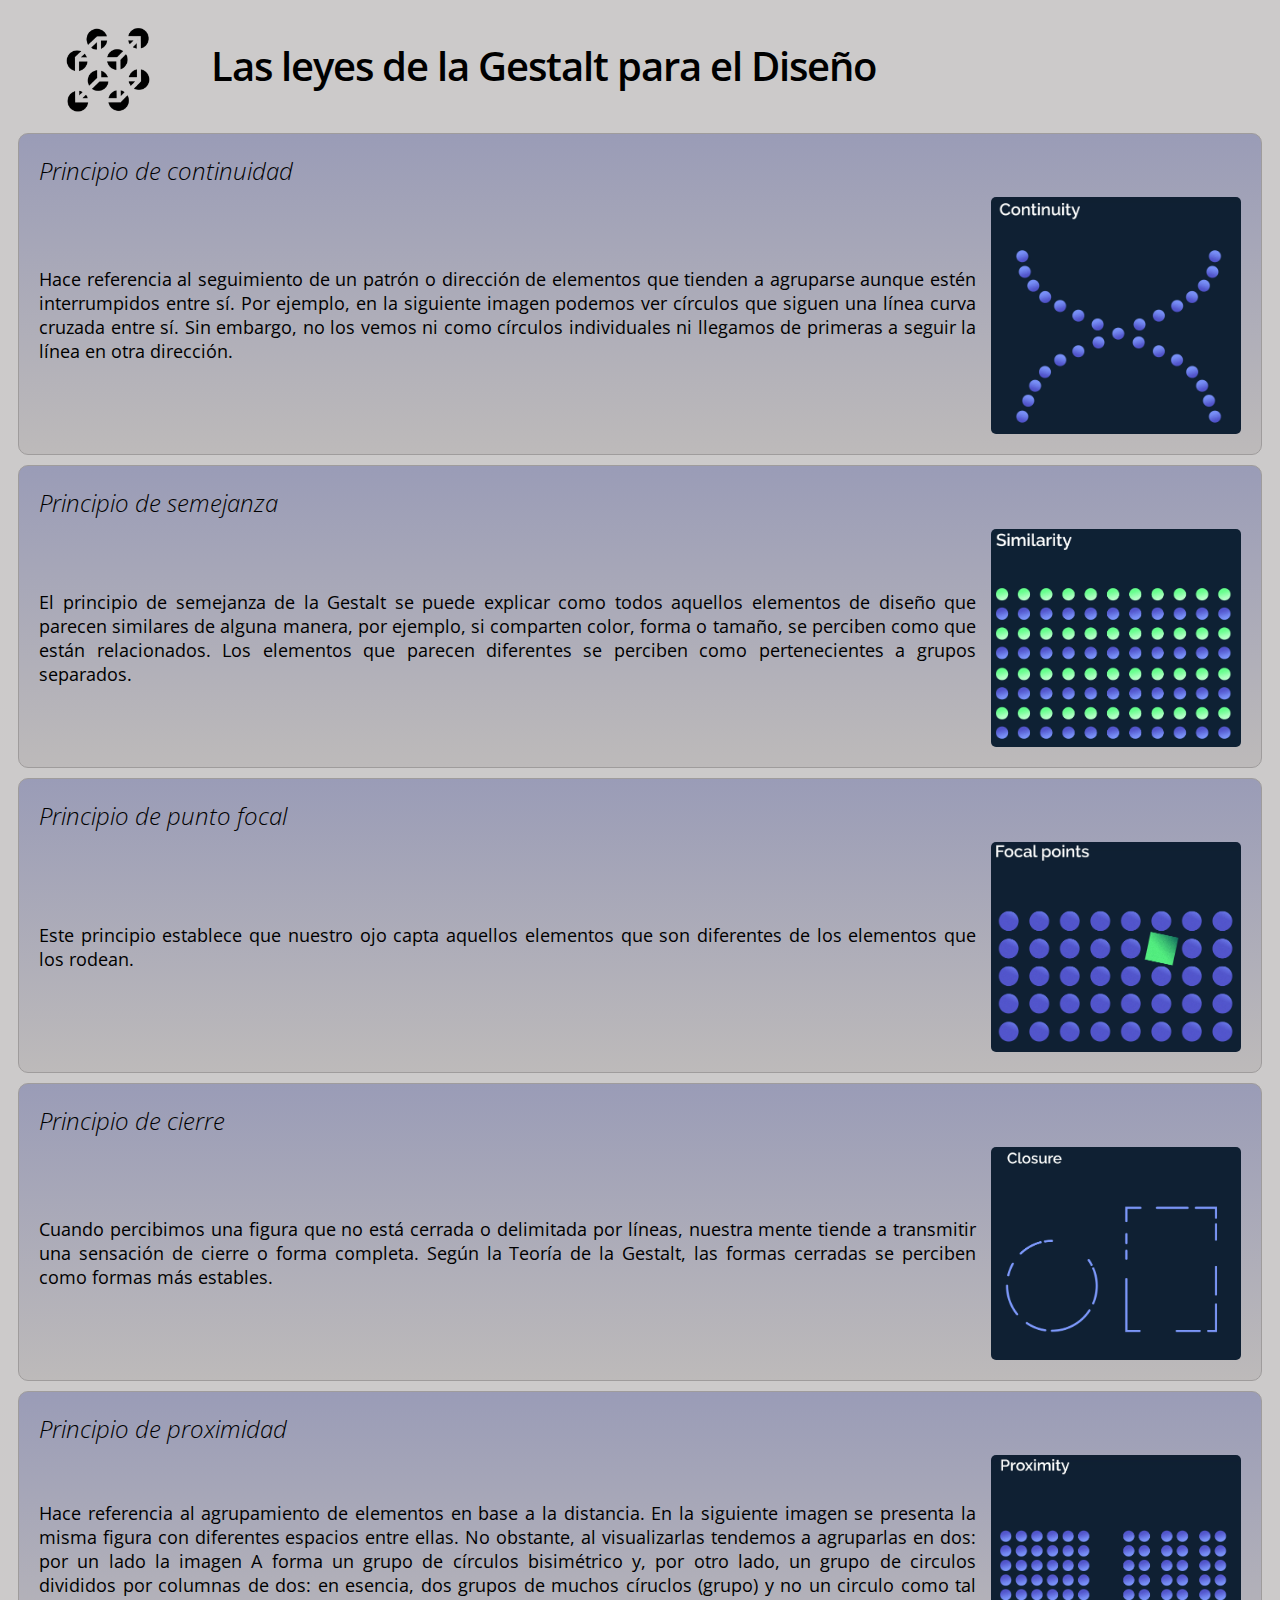
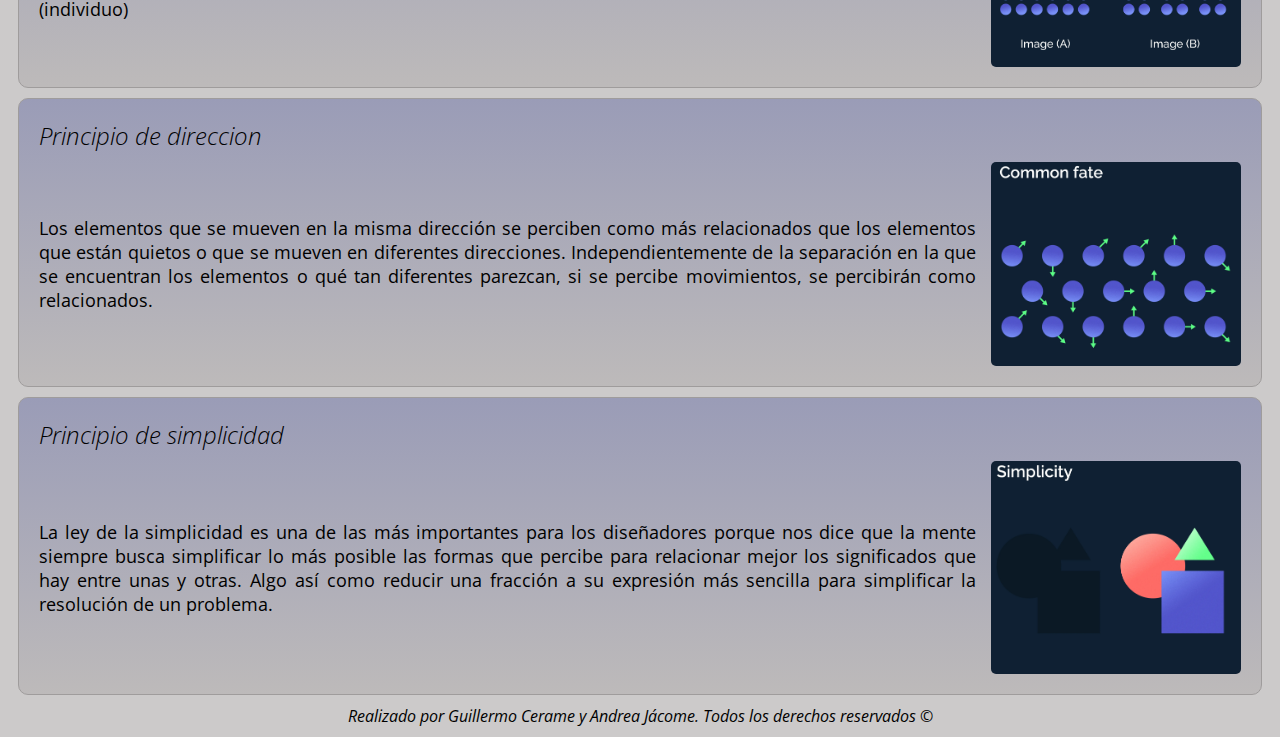
<file: practica-1/index.html>
<!doctype html>
<html lang="es">
<head>
    <meta charset="UTF-8">
    <meta name="viewport"
          content="width=device-width, user-scalable=no, initial-scale=1.0, maximum-scale=1.0, minimum-scale=1.0">
    <meta http-equiv="X-UA-Compatible" content="ie=edge">
    <title>Las leyes de la Gestalt para el Diseño</title>
    <link rel="stylesheet" href="index.css">
    <link rel="preconnect" href="https://fonts.googleapis.com">
    <link rel="preconnect" href="https://fonts.gstatic.com" crossorigin>
    <link href="https://fonts.googleapis.com/css2?family=Open+Sans:ital,wght@0,400;0,800;1,300&display=swap"
          rel="stylesheet">
    <link rel="icon" type="image/x-icon" href="./img/favicon.png">
</head>
<body>
<header>
    <img class="logotipo" src="./img/logo.png" alt="logotipo">
    <h1 class="titulo">Las leyes de la Gestalt para el Diseño</h1>
</header>

<div class="contenido">
    <div class="tarjeta">
        <h2 class="titulo-tarjeta">Principio de continuidad</h2>
        <div class="contenido-tarjeta">
            <p class="texto-tarjeta">Hace referencia al seguimiento de un patrón o dirección de elementos que tienden a
                agruparse aunque estén
                interrumpidos entre sí. Por ejemplo, en la siguiente imagen podemos ver círculos que siguen una línea
                curva cruzada entre sí. Sin embargo, no los vemos ni como círculos individuales ni llegamos de primeras
                a seguir la
                línea en otra dirección.</p>
            <img class="imagen-tarjeta" src="./img/continuidad.png" alt="Continuidad">
        </div>
    </div>
    <div class="tarjeta">
        <h2 class="titulo-tarjeta">Principio de semejanza</h2>
        <div class="contenido-tarjeta">
            <p class="texto-tarjeta">El principio de semejanza de la Gestalt se puede explicar como todos aquellos
                elementos
                de diseño que parecen similares de alguna manera, por ejemplo, si comparten color, forma o tamaño, se
                perciben
                como que están relacionados. Los elementos que parecen diferentes se perciben como pertenecientes a
                grupos separados.
            </p>
            <img class="imagen-tarjeta" src="img/similaridad.png" alt="Semejanza">
        </div>
    </div>
    <div class="tarjeta">
        <h2 class="titulo-tarjeta">Principio de punto focal</h2>
        <div class="contenido-tarjeta">
            <p class="texto-tarjeta"> Este principio establece que nuestro ojo capta aquellos elementos que son
                diferentes
                de los elementos que los rodean.</p>
            <img class="imagen-tarjeta" src="img/focal.png" alt="Focal">
        </div>
    </div>
    <div class="tarjeta">
        <h2 class="titulo-tarjeta">Principio de cierre</h2>
        <div class="contenido-tarjeta">
            <p class="texto-tarjeta">Cuando percibimos una figura que no está cerrada o delimitada por líneas, nuestra
                mente
                tiende a transmitir una sensación de cierre o forma completa. Según la Teoría de la Gestalt, las formas
                cerradas
                se perciben como formas más estables.</p>
            <img class="imagen-tarjeta" src="img/cierre.png" alt="Cierre">
        </div>
    </div>
    <div class="tarjeta">
        <h2 class="titulo-tarjeta">Principio de proximidad</h2>
        <div class="contenido-tarjeta">
            <p class="texto-tarjeta">Hace referencia al agrupamiento de elementos en base a la distancia. En la
                siguiente
                imagen se presenta la misma figura con diferentes espacios entre ellas. No obstante, al visualizarlas
                tendemos
                a agruparlas en dos: por un lado la imagen A forma un grupo de círculos bisimétrico y, por otro lado, un
                grupo
                de circulos divididos por columnas de dos: en esencia, dos grupos de muchos círuclos (grupo) y no un
                circulo como tal
                (individuo)</p>
            <img class="imagen-tarjeta" src="img/proximidad.png" alt="Color">
        </div>
    </div>
    <div class="tarjeta">
        <h2 class="titulo-tarjeta">Principio de direccion</h2>
        <div class="contenido-tarjeta">
            <p class="texto-tarjeta">Los elementos que se mueven en la misma dirección se perciben como más relacionados
                que los elementos que están quietos o que se mueven en diferentes direcciones. Independientemente de la
                separación en la que se encuentran los elementos o qué tan diferentes parezcan, si se percibe
                movimientos,
                se percibirán como relacionados.
            </p>
            <img class="imagen-tarjeta" src="img/direccion.png" alt="Proximidad">
        </div>
    </div>
    <div class="tarjeta">
        <h2 class="titulo-tarjeta">Principio de simplicidad</h2>
        <div class="contenido-tarjeta">
            <p class="texto-tarjeta">La ley de la simplicidad es una de las más importantes para los diseñadores porque
                nos dice que la mente siempre busca simplificar lo más posible las formas que percibe para relacionar
                mejor
                los significados que hay entre unas y otras. Algo así como reducir una fracción a su expresión más
                sencilla
                para simplificar la resolución de un problema.
            </p>
            <img class="imagen-tarjeta" src="img/simplicidad.png" alt="Simplicidad">
        </div>
    </div>
</div>

<footer> Realizado por Guillermo Cerame y Andrea Jácome. Todos los derechos reservados &copy;</footer>


</body>
</html>
</file>
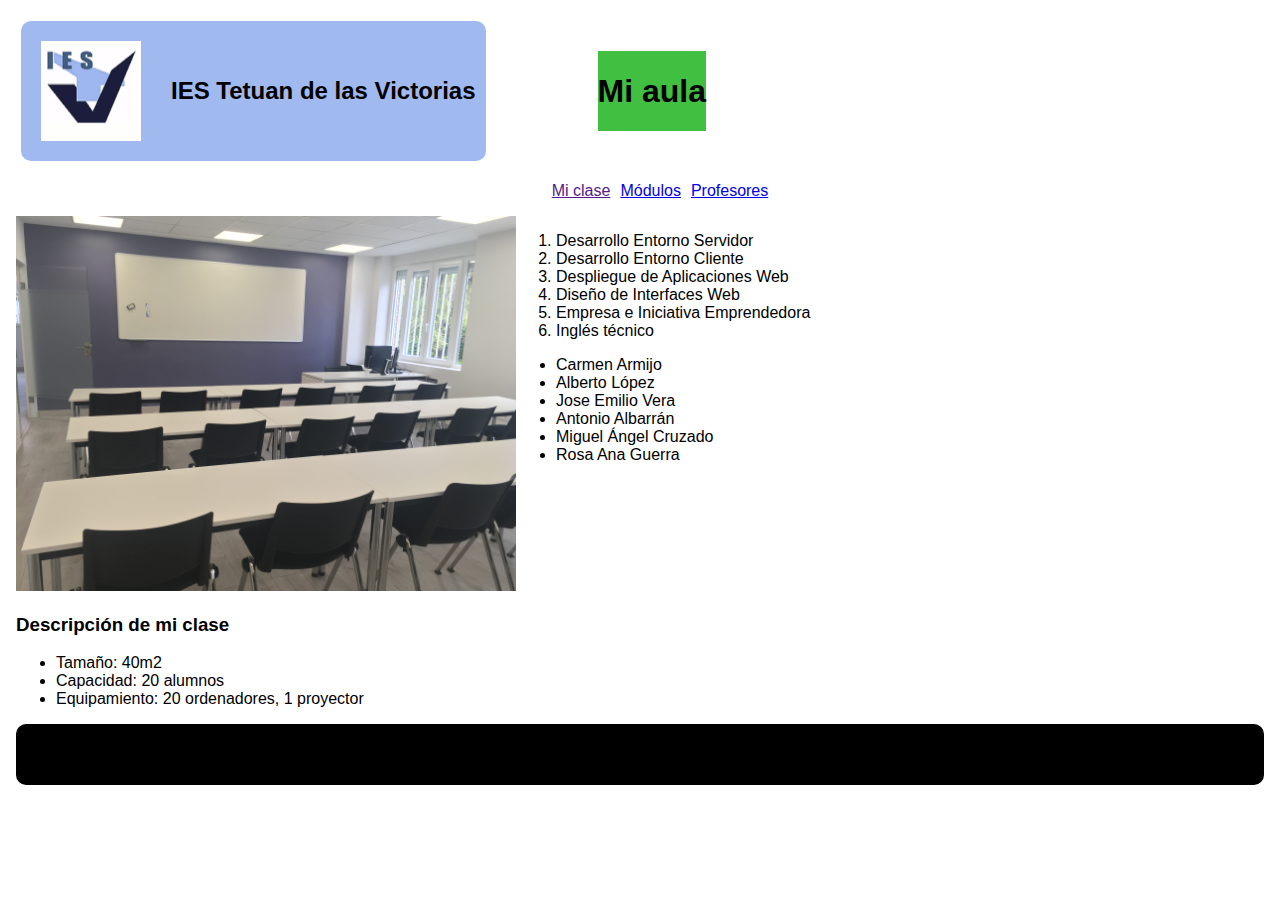
<file: practica-2/index.html>
<!doctype html>
<html lang="en">
<head>
    <meta charset="UTF-8">
    <meta name="viewport"
          content="width=device-width, user-scalable=no, initial-scale=1.0, maximum-scale=1.0, minimum-scale=1.0">
    <meta http-equiv="X-UA-Compatible" content="ie=edge">
    <link rel="stylesheet" href="styles/style.css">
    <link rel="shortcut icon" href="./images/favicon.png" type="image/x-icon">
    <title>IES Tetuan de las Victorias</title>
</head>
<body>
<header>
    <div class="header--logo">
        <img src="./images/logo.png" alt="logo">
        <h2>IES Tetuan de las Victorias</h2>
    </div>
    <div class="header--titulo">
        <h1>Mi aula</h1>
    </div>
</header>
<nav>
    <ul class="nav">
        <li><a href="">Mi clase</a></li>
        <li><a href="#modulos">Módulos</a></li>
        <li><a href="#profesores">Profesores</a></li>
    </ul>
</nav>
<main>
    <div class="foto--clase">
        <a href="http://iestetuan.es">
            <img class="foto--clase-foto" src="images/clase.jpeg" alt="Foto de clase">
        </a>
    </div>
    <div class="informacion-modulos">
        <div class="lista-modulos" id="modulos">
            <ol>
                <li>Desarrollo Entorno Servidor</li>
                <li>Desarrollo Entorno Cliente</li>
                <li>Despliegue de Aplicaciones Web</li>
                <li>Diseño de Interfaces Web</li>
                <li>Empresa e Iniciativa Emprendedora</li>
                <li>Inglés técnico</li>
            </ol>
        </div>
        <div class="lista-profesores">
            <ul id="profesores">
                <li>Carmen Armijo</li>
                <li>Alberto López</li>
                <li>Jose Emilio Vera</li>
                <li>Antonio Albarrán</li>
                <li>Miguel Ángel Cruzado</li>
                <li>Rosa Ana Guerra</li>
            </ul>
        </div>
    </div>
    <div class="informacion-clase">
        <h3>Descripción de mi clase</h3>
        <ul>
            <li>Tamaño: 40m2</li>
            <li>Capacidad: 20 alumnos</li>
            <li>Equipamiento: 20 ordenadores, 1 proyector</li>

        </ul>
    </div>

</main>
<footer>
    <h4>Guillermo Cerame - g.cerame@gmail.com</h4>
</footer>
</body>
</html>
</file>
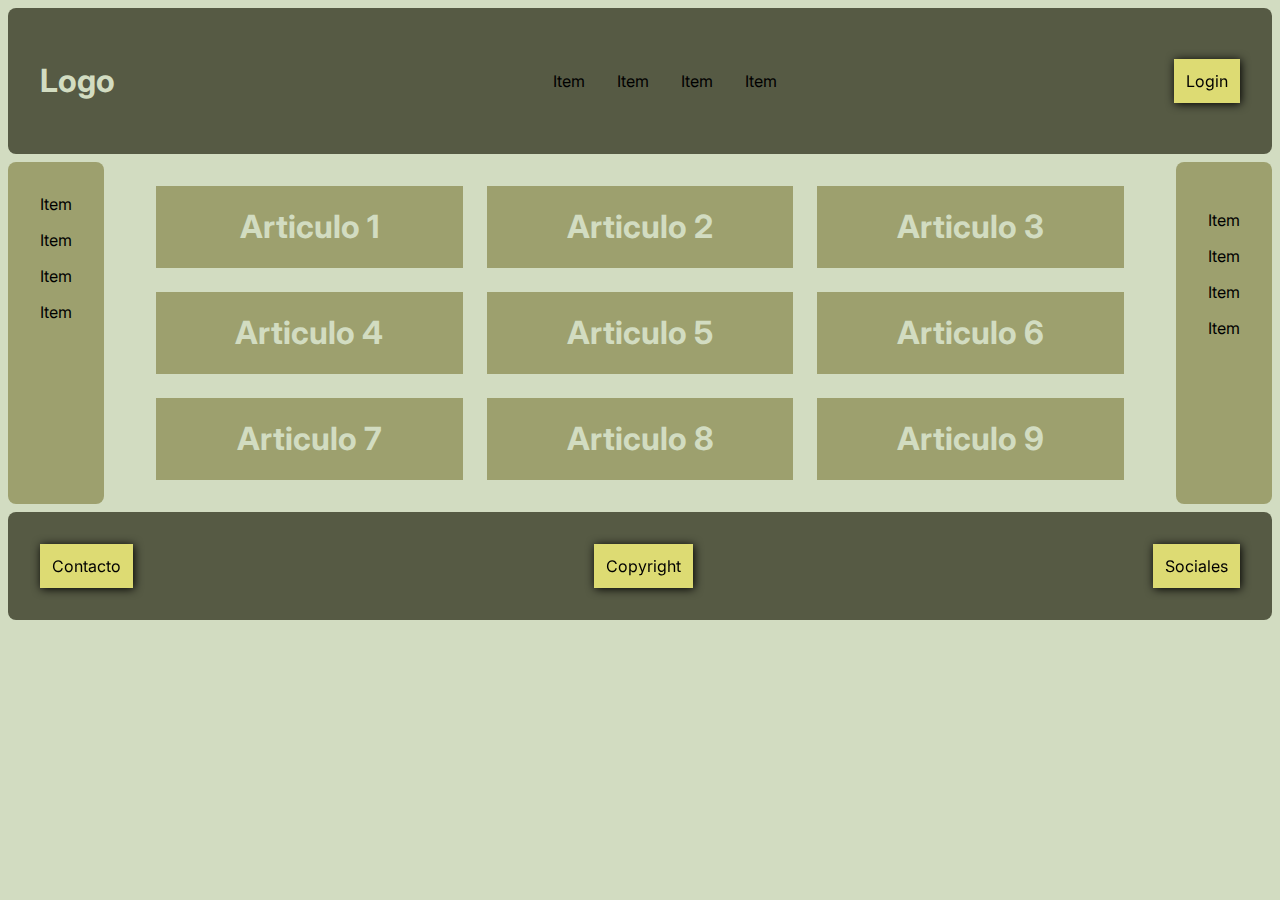
<file: practica-3/index.html>
<!doctype html>
<html lang="es">
<head>
    <meta charset="UTF-8">
    <meta name="viewport"
          content="width=device-width, user-scalable=no, initial-scale=1.0, maximum-scale=1.0, minimum-scale=1.0">
    <meta http-equiv="X-UA-Compatible" content="ie=edge">
    <link rel="stylesheet" href="./css/style.css">
    <link rel="shortcut icon" href="./images/favicon.ico" type="image/x-icon">
    <title>Maquetación flexbox</title>
</head>
<body>
<header class="bg-main">
    <div class="logo">
        <h1>Logo</h1>
    </div>
    <nav>
        <ul>
            <li>Item</li>
            <li>Item</li>
            <li>Item</li>
            <li>Item</li>
        </ul>
    </nav>
    <div class="footer-item">Login</div>
</header>

<div class="main-flex-container">
    <menu>
        <li>Item</li>
        <li>Item</li>
        <li>Item</li>
        <li>Item</li>
    </menu>
    <main>
        <article><h1>Articulo 1</h1></article>
        <article><h1>Articulo 2</h1></article>
        <article><h1>Articulo 3</h1></article>
        <article><h1>Articulo 4</h1></article>
        <article><h1>Articulo 5</h1></article>
        <article><h1>Articulo 6</h1></article>
        <article><h1>Articulo 7</h1></article>
        <article><h1>Articulo 8</h1></article>
        <article><h1>Articulo 9</h1></article>
    </main>
    <aside>
        <ul>
            <li>Item</li>
            <li>Item</li>
            <li>Item</li>
            <li>Item</li>
        </ul>
    </aside>
</div>
<footer>
    <div class="footer-item">Contacto</div>
    <div class="footer-item">Copyright</div>
    <div class="footer-item">Sociales</div>
</footer>
</body>
</html>
</file>
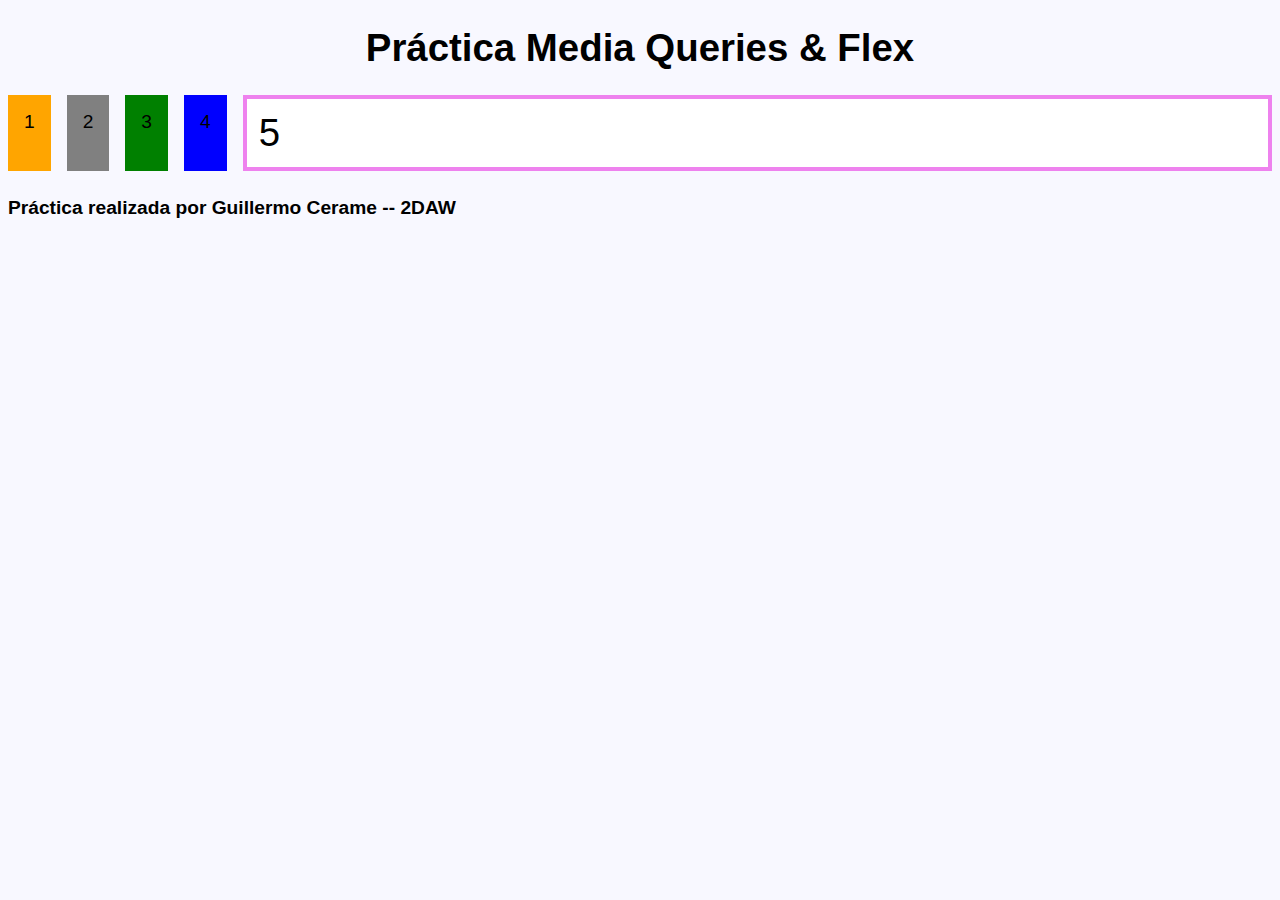
<file: practica-4/index.html>
<!doctype html>
<html lang="en">
<head>
    <meta charset="UTF-8">
    <meta name="viewport"
          content="width=device-width, user-scalable=no, initial-scale=1.0, maximum-scale=1.0, minimum-scale=1.0">
    <meta http-equiv="X-UA-Compatible" content="ie=edge">
    <link rel="stylesheet" href="desktop-first.css">
    <link rel="shortcut icon" href="../proyecto1/img/favicon.ico" type="image/x-icon">
    <title>Práctica Media Queries</title>
</head>
<body>
<h1>Práctica Media Queries & Flex</h1>
<div class="flex-container">
    <div class="box box1"><span>1</span></div>
    <div class="box box2"><span>2</span></div>
    <div class="box box3"><span>3</span></div>
    <div class="box box4"><span>4</span></div>
    <div class="box box5"><span>5</span></div>
</div>
<div class="footer">
    <h4>Práctica realizada por Guillermo Cerame -- 2DAW</h4>

</div>
</body>
</html>
</file>
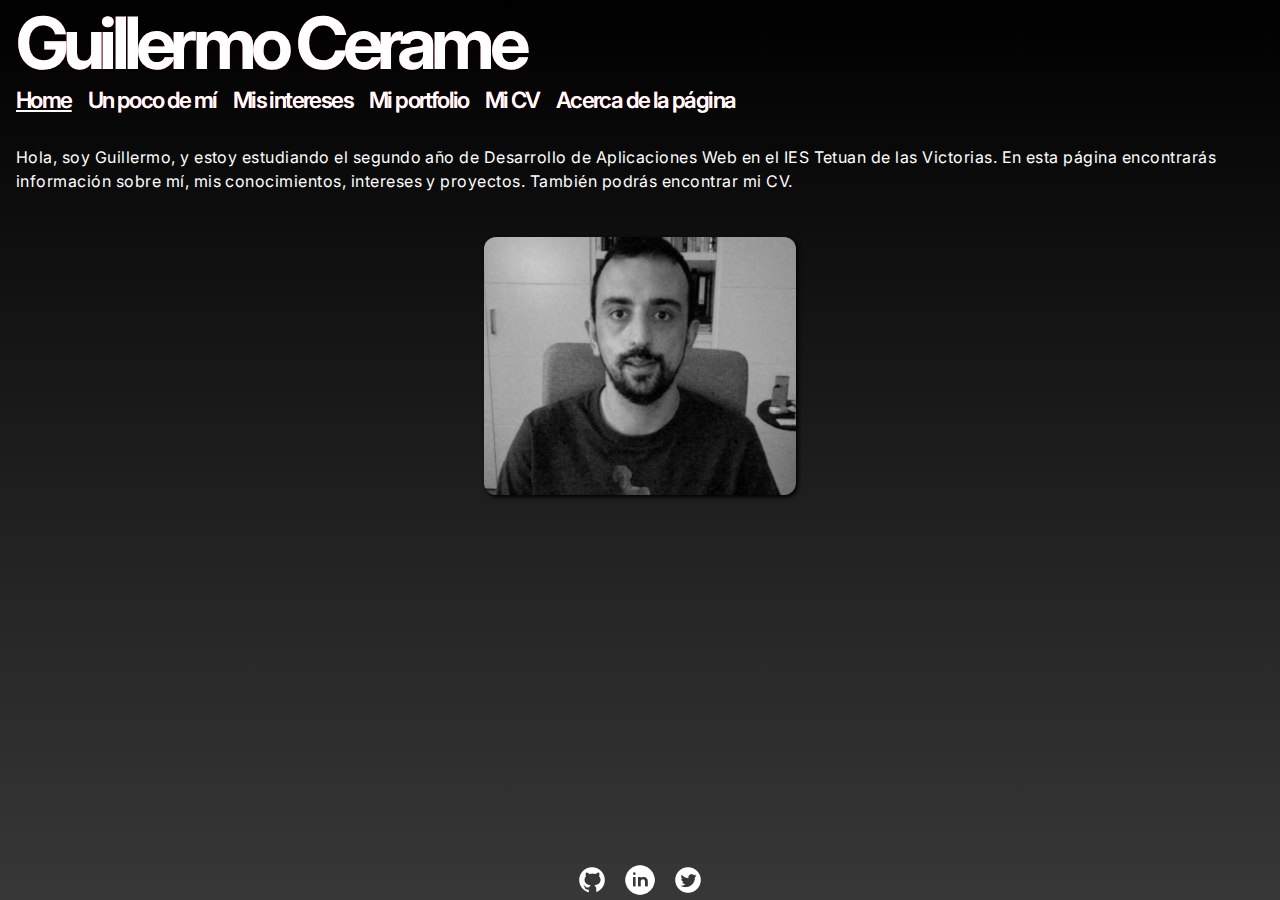
<file: proyecto1/index.html>
<!doctype html>
<html lang="es">
<head>
    <meta charset="UTF-8">
    <meta name="viewport"
          content="width=device-width, initial-scale=1.0">
    <meta http-equiv="X-UA-Compatible" content="ie=edge">
    <title>Guillermo Cerame - Home</title>
    <link rel="stylesheet" href="./css/style.css">
    <link rel="shortcut icon" href="./img/favicon.ico" type="image/x-icon">
</head>
<body class="preload">
<div class="grid-container">
    <header>
        <h1 class="header--titulo gradient-text">Guillermo Cerame</h1>
        <button class="hamburger-button" onclick="showHamburgerMenu()">
            <img src="./img/icons/icons8-menu-squared-25.png" alt="">
        </button>
        <nav id="nav">
            <ul class="menu">
                <li><a class="menu-item menu--selected gradient-text" href="index.html">Home</a></li>
                <li><a class="menu-item menu--unselected gradient-text" href="unpoco.html">Un poco de mí</a></li>
                <li><a class="menu-item menu--unselected gradient-text" href="misintereses.html">Mis intereses</a></li>
                <li><a class="menu-item menu--unselected gradient-text" href="portfolio.html">Mi portfolio</a></li>
                <li><a class="menu-item menu--unselected gradient-text" href="micv.html">Mi CV</a></li>
                <li><a class="menu-item menu--unselected gradient-text" href="acerca.html">Acerca de la página</a></li>
            </ul>
        </nav>
    </header>
    <main>
        <section>
            <article class="article--home">
                <div class="article--text">
                    <p>Hola, soy Guillermo, y estoy estudiando el segundo año de Desarrollo de Aplicaciones Web
                        en el IES Tetuan de las Victorias. En esta página encontrarás información sobre mí, mis
                        conocimientos, intereses y proyectos. También podrás encontrar mi CV.</p>
                </div>
                <img src="img/mifoto.png" alt="mi foto especial">
            </article>
        </section>
    </main>
    <footer>
        <ul class="footer--socials">
            <li>
                <a href="https://github.com/gcerame">
                    <img src="./img/icons/icons8-github-32.png" alt="github icon">
                </a>
            </li>
            <li>
                <a href="https://linkedin.com">
                    <img src="./img/icons/icons8-linkedin-circled-50.png" width="32" alt="linkedin icon">
                </a>
            </li>
            <li>
                <a href="https://twitter.com">
                    <img src="./img/icons/icons8-twitter-circled-32.png" alt="twitter icon">
                </a>
            </li>
        </ul>
    </footer>
</div>
<script src="./util.js"></script>
</body>
</html>
</file>
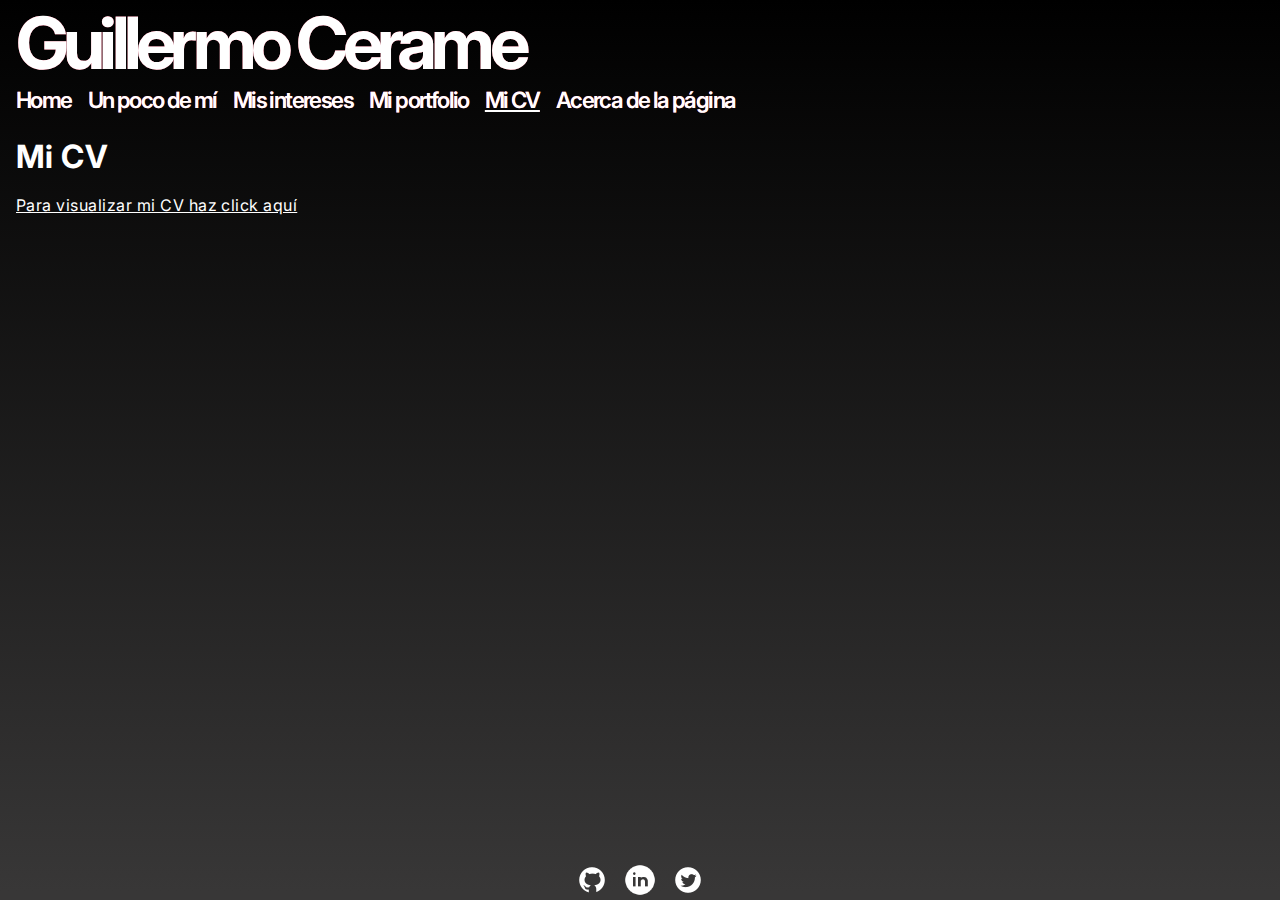
<file: proyecto1/micv.html>
<!doctype html>
<html lang="es">
<head>
    <meta charset="UTF-8">
    <meta name="viewport"
          content="width=device-width, initial-scale=1.0">
    <meta http-equiv="X-UA-Compatible" content="ie=edge">
    <title>Guillermo Cerame - Mi CV</title>
    <link rel="stylesheet" href="./css/style.css">
    <link rel="shortcut icon" href="./img/favicon.ico" type="image/x-icon">

</head>
<body class="preload">
<div class="grid-container">
    <header>
        <h1 class="header--titulo gradient-text">Guillermo Cerame</h1>
        <button class="hamburger-button" onclick="showHamburgerMenu()">
            <img src="./img/icons/icons8-menu-squared-25.png" alt="">
        </button>
        <nav id="nav">
            <ul class="menu">
                <li><a class="menu-item menu--unselected gradient-text" href="index.html">Home</a></li>
                <li><a class="menu-item menu--unselected gradient-text" href="unpoco.html">Un poco de mí</a></li>
                <li><a class="menu-item menu--unselected gradient-text" href="misintereses.html">Mis intereses</a></li>
                <li><a class="menu-item menu--unselected gradient-text" href="portfolio.html">Mi portfolio</a></li>
                <li><a class="menu-item menu--selected gradient-text" href="micv.html">Mi CV</a></li>
                <li><a class="menu-item menu--unselected gradient-text" href="acerca.html">Acerca de la página</a></li>
            </ul>
        </nav>
    </header>
    <main>
        <section>
            <article>
                <h3 class="article--heading">Mi CV</h3>
                <p><a href="./files/CvGuillermoCerame.pdf">Para visualizar mi CV haz click aquí</a></p>
            </article>
        </section>
    </main>
    <footer>
        <ul class="footer--socials">
            <li>
                <a href="http://github.com/gcerame">
                    <img src="./img/icons/icons8-github-32.png" alt="github icon">
                </a>
            </li>
            <li>
                <a href="">
                    <img src="./img/icons/icons8-linkedin-circled-50.png" width="32px" alt="linkedin icon">
                </a>
            </li>
            <li>
                <a href="">
                    <img src="./img/icons/icons8-twitter-circled-32.png" alt="twitter icon">
                </a>
            </li>
        </ul>
    </footer>
</div>
<script src="./util.js"></script>
</body>
</html>
</file>
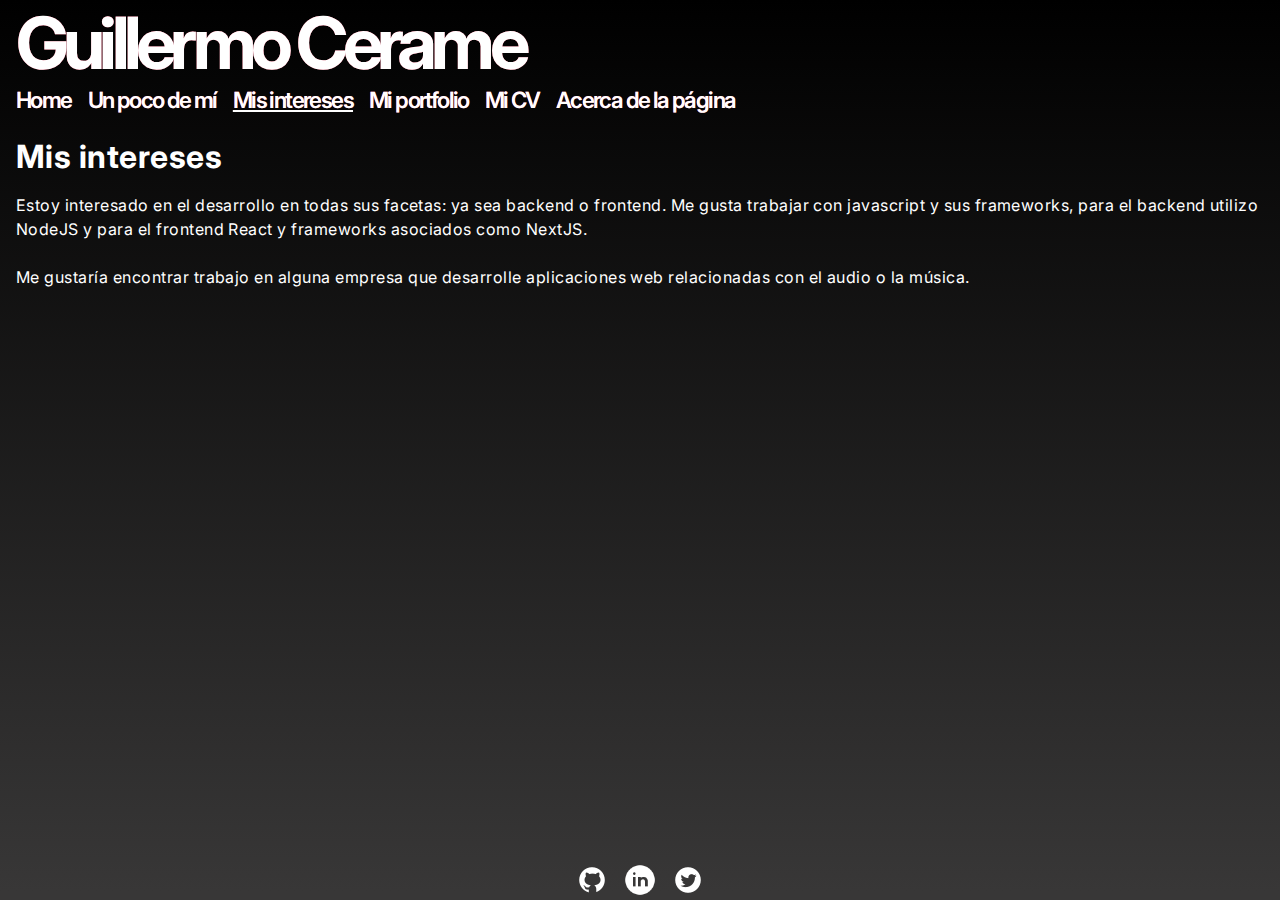
<file: proyecto1/misintereses.html>
<!doctype html>
<html lang="es">
<head>
    <meta charset="UTF-8">
    <meta name="viewport"
          content="width=device-width, initial-scale=1.0">
    <meta http-equiv="X-UA-Compatible" content="ie=edge">
    <title>Guillermo Cerame - Mis intereses</title>
    <link rel="stylesheet" href="./css/style.css">
    <link rel="shortcut icon" href="./img/favicon.ico" type="image/x-icon">

</head>
<body class="preload">
<div class="grid-container">
    <header>
        <h1 class="header--titulo gradient-text">Guillermo Cerame</h1>
        <button class="hamburger-button" onclick="showHamburgerMenu()">
            <img src="./img/icons/icons8-menu-squared-25.png" alt="">
        </button>
        <nav id="nav">
            <ul class="menu">
                <li><a class="menu-item menu--unselected gradient-text" href="index.html">Home</a></li>
                <li><a class="menu-item menu--unselected gradient-text" href="unpoco.html">Un poco de mí</a></li>
                <li><a class="menu-item menu--selected gradient-text" href="misintereses.html">Mis intereses</a></li>
                <li><a class="menu-item menu--unselected gradient-text" href="portfolio.html">Mi portfolio</a></li>
                <li><a class="menu-item menu--unselected gradient-text" href="micv.html">Mi CV</a></li>
                <li><a class="menu-item menu--unselected gradient-text" href="acerca.html">Acerca de la página</a></li>
            </ul>
        </nav>
    </header>
    <main>
        <section>
            <article>
                    <h3 class="article--heading">Mis intereses</h3>
                    <p>Estoy interesado en el desarrollo en todas sus facetas: ya sea backend o frontend. Me gusta trabajar con javascript
                    y sus frameworks, para el backend utilizo NodeJS y para el frontend React y frameworks asociados como NextJS. </p>
                    <p>Me gustaría encontrar trabajo en alguna empresa que desarrolle aplicaciones web relacionadas con el audio o la música.</p>
            </article>
        </section>
    </main>
    <footer>
        <ul class="footer--socials">
            <li>
                <a href="http://github.com/gcerame">
                    <img src="./img/icons/icons8-github-32.png" alt="github icon">
                </a>
            </li>
            <li>
                <a href="">
                    <img src="./img/icons/icons8-linkedin-circled-50.png" width="32px" alt="linkedin icon">
                </a>
            </li>
            <li>
                <a href="">
                    <img src="./img/icons/icons8-twitter-circled-32.png" alt="twitter icon">
                </a>
            </li>
        </ul>
    </footer>
</div>
<script src="./util.js"></script>
</body>
</html>
</file>
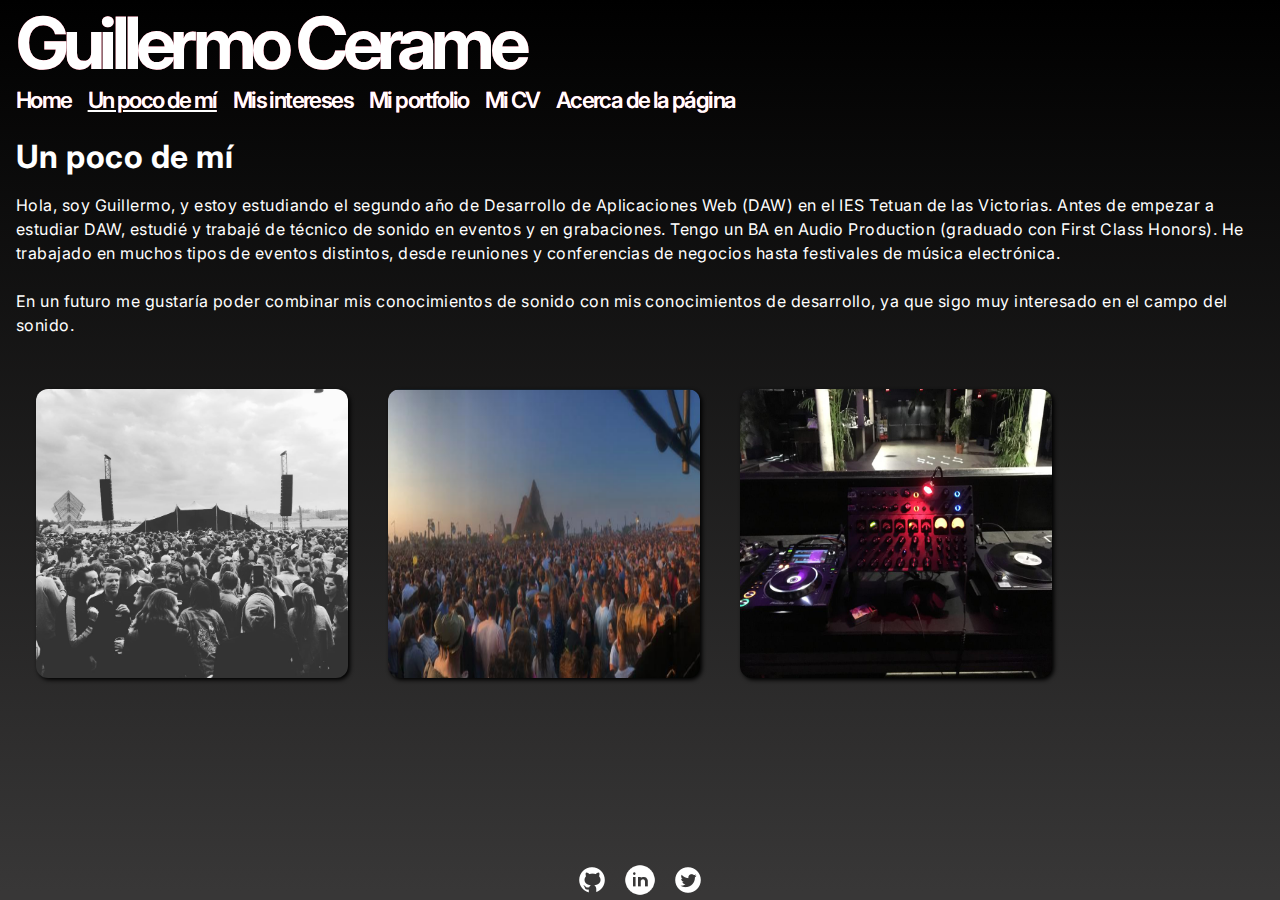
<file: proyecto1/unpoco.html>
<!doctype html>
<html lang="es">
<head>
    <meta charset="UTF-8">
    <meta name="viewport"
          content="width=device-width, initial-scale=1.0">
    <meta http-equiv="X-UA-Compatible" content="ie=edge">
    <title>Guillermo Cerame - Un poco de mí</title>
    <link rel="stylesheet" href="./css/style.css">
    <link rel="shortcut icon" href="./img/favicon.ico" type="image/x-icon">
</head>
<body class="preload">
<div class="grid-container">
    <header>
        <h1 class="header--titulo gradient-text">Guillermo Cerame</h1>
        <button class="hamburger-button" onclick="showHamburgerMenu()">
            <img src="./img/icons/icons8-menu-squared-25.png" alt="">
        </button>
        <nav id="nav">
            <ul class="menu">
                <li><a class="menu-item menu--unselected gradient-text" href="index.html">Home</a></li>
                <li><a class="menu-item menu--selected gradient-text" href="unpoco.html">Un poco de mí</a></li>
                <li><a class="menu-item menu--unselected gradient-text" href="misintereses.html">Mis intereses</a></li>
                <li><a class="menu-item menu--unselected gradient-text" href="portfolio.html">Mi portfolio</a></li>
                <li><a class="menu-item menu--unselected gradient-text" href="micv.html">Mi CV</a></li>
                <li><a class="menu-item menu--unselected gradient-text" href="acerca.html">Acerca de la página</a></li>
            </ul>
        </nav>
    </header>
    <main>
        <section>
            <article>
                <h3 class="article--heading">Un poco de mí</h3>

                <p>Hola, soy Guillermo, y estoy estudiando el segundo año de Desarrollo de Aplicaciones Web (DAW)
                    en el IES Tetuan de las Victorias. Antes de empezar a estudiar DAW, estudié y trabajé de técnico
                    de sonido en eventos y en grabaciones. Tengo un BA en Audio Production (graduado con First Class
                    Honors). He trabajado en muchos tipos de eventos distintos, desde
                    reuniones y conferencias de negocios hasta festivales de música electrónica.</p>
                <p>En un futuro me gustaría poder combinar mis conocimientos de sonido con mis conocimientos de
                    desarrollo,
                    ya que sigo muy interesado en el campo del sonido.</p>
            </article>
            <div class="galeria">
                <img src="img/festival.png" alt="foto de un festival en Amsterdam">
                <img src="img/festival2.png" alt="foto de un festival en Amsterdam">
                <img src="img/club2.jpeg" alt="foto de un club en Amsterdam">
            </div>
        </section>
    </main>
    <footer>
        <ul class="footer--socials">
            <li>
                <a href="http://github.com/gcerame">
                    <img src="./img/icons/icons8-github-32.png" alt="github icon">
                </a>
            </li>
            <li>
                <a href="">
                    <img src="./img/icons/icons8-linkedin-circled-50.png" width="32px" alt="linkedin icon">
                </a>
            </li>
            <li>
                <a href="">
                    <img src="./img/icons/icons8-twitter-circled-32.png" alt="twitter icon">
                </a>
            </li>
        </ul>
    </footer>
</div>
<script src="./util.js"></script>
</body>
</html>
</file>
<file: practica-1/index.css>
.logotipo {
    width: 200px;
    float: left;
}

header {
    display: flex;
    align-items: center;
}

.titulo {
    border-radius: 5px;
    text-align: center;
    padding: 3px;
    font-weight: 600;
    font-size: 40px;
    letter-spacing: -1px;
}

.tarjeta {
    background: linear-gradient(#9a9cb7, #bdbaba);
    border-radius: 10px;
    border: 1px solid #9f9c9c;
    padding: 20px;
    margin: 10px;
    display: flex;
    flex-direction: column;
    align-items: flex-start;
    gap: 10px;
}

.contenido-tarjeta {
    display: flex;
    align-items: baseline;
    flex-wrap: wrap;
    flex-direction: row;
    gap: 15px;
}

.texto-tarjeta {
    font-size: 18px;
    align-self: center;
    min-width: 200px;
    margin: 0;
    flex: 1;
    text-align: justify;
}

.imagen-tarjeta {
    width: 250px;
    height: auto;
    border-radius: 5px;
    float: right;
}

.titulo-tarjeta {
    width: 100%;
    padding: 0;
    margin: 0;
    font-weight: 300;
    border-radius: 5px;
    font-style: italic;

}

body {
    font-family: 'Open Sans', sans-serif;
    background: #cccaca;

}

h1 {
    font-weight: 800;
}

footer {
    margin: 10px;
    font-style: italic;
    text-align: center;
}
</file>
<file: practica-2/styles/style.css>
@font-face {
    font-family: 'InterTight';
url('../fonts/InterTight.ttf') format('truetype');
}

body {
    font-family: 'InterTight', sans-serif;
    margin: 1rem;
}

header {
    display: flex;
    padding: 5px;
    gap: 7rem;
    align-items: center;

}

.header--logo {
    background: hsl(221, 70%, 78%);
    border-radius: 10px;
    padding: 10px;
    margin: 0;
    display: flex;
    gap: 20px;
    align-items: center;
}

.header--logo > img {
    width: 100px;
    height: 100px;
    margin: 0;
    padding: 10px;
}

.header--titulo {
    display: flex;
    background: hsl(120, 50%, 50%);

}

.nav {
    display: flex;
    justify-content: center;
    align-items: center;
    gap: 10px;
    list-style-type: none;

}

main {
    display: flex;
    flex-wrap: wrap;

}

.foto--clase-foto {
    width: 500px;
    min-width: 500px;
}

.informacion-clase {
    flex-basis: 100%;
}

footer {
    display: flex;
    justify-content: center;
    align-items: center;
    background: hsl(0, 0%, 0%);
    border-radius: 10px;
}
</file>
<file: practica-3/css/style.css>
@import url('https://fonts.googleapis.com/css2?family=Inter:wght@300;400;700&display=swap');

:root {
    --fourth-bg-color: hsla(59, 61%, 66%,1);
    --main-bg-color: hsla(83, 27%, 81%,1);
    --second-bg-color: hsla(71, 14%, 31%,1);
    --third-bg-color: hsla(64, 21%, 53%,1);
}

h1 {
    color: var(--main-bg-color);
}

body {
    background: var(--main-bg-color);
    font-family: 'Inter', sans-serif;
}

header {
    align-items: center;
    background: var(--second-bg-color);
    border-radius: 0.5em;
    display: flex;
    justify-content: space-between;
    padding: 2rem;
}

nav ul {
    display: flex;
    flex-wrap: wrap;
    gap: 2rem;
}


.login {
    justify-self: flex-end;
}

.main-flex-container {
    display: flex;
    gap: 20px;
    justify-content: space-between;
}

aside {
    background: var(--third-bg-color);
    border-radius: 0.5em;
    margin: 0.5rem 0;


}

aside > ul {
    align-items: center;
    display: flex;
    flex-direction: column;
    justify-content: center;
    padding: 2rem;
    gap: 1rem;

}

footer {
    background: var(--second-bg-color);
    display: flex;
    justify-content: space-between;

}

menu {
    align-items: center;
    background: var(--third-bg-color);
    border-radius: 0.5em;
    display: flex;
    flex-direction: column;
    justify-items: center;
    list-style: none;
    margin: 0.5rem 0;
    padding: 2rem;
    gap: 1rem;

}

ul {
    list-style: none;
}

main {
    display: flex;
    flex-wrap: wrap;
    gap: 1.5rem;
    padding: 2rem;
}

main > article {
    flex: 1 1 30%;
    text-align: center;
}

footer {
    padding: 2rem;
    border-radius: 0.5em;
}

.footer-item {
    background: var(--fourth-bg-color);
    filter: drop-shadow(1px 1px 5px black);
    padding: 0.75rem;
}

article {
    background: var(--third-bg-color);
}
</file>
<file: practica-4/desktop-first.css>
body {
	font-size: 1.2rem;
	font-family: sans-serif;
	background: ghostwhite;
}
h1, footer{
	text-align: center;
}


.flex-container {
	display: flex;
	gap: 1rem;
	flex-wrap: wrap;

}

.box1 {
	background: orange;
}

.box2, .box3, .box4 {
	color: white;
}

.box2 {
	background: grey;
}

.box3 {
	background: green;
}

.box4 {
	background: blue;
}

.box5 {
	flex-grow: 2;
	font-size: 2em;
	background: white;
	outline: 0.3rem solid violet;
	outline-offset: -0.3rem;
}

.box {
	padding: 1rem;
	color: black;

}

@media (min-width: 992px) and (max-width: 1200px) {
	body {
		font-size: 1.4rem;
	}

	.box {
		flex-basis: 25%;
		flex-grow: 1;
	}

	.box2 {
		color: white;
	}

	.box4, .box5 {
		flex-grow: 1;
		font-size: 1.4rem;
	}

}

@media (min-width: 992px) and (max-width: 1200px) {
	.box4 {
		background: white;
		color: blue;
		outline: 0.3rem solid blue;
		outline-offset: -5px;
	}

	.box3 {
		color: black;
	}
}

@media (min-width: 768px) and (max-width: 992px) {
	body {
		font-size: 1.6rem;
		color: black;
	}

	.box2, .box4 {
		color: white;
	}

	.box3 {
		color: black;
	}

	.box {
		flex: 1 1 40%;
	}

	.box5 {
		flex: 1 1 100%;
		font-size: 1.6rem;

	}
}

@media (min-width: 768px) and (max-width: 1200px) {

	.box5 {
		background: white;
		outline: 0.3rem solid violet;
		outline-offset: -0.3rem;
		color: violet;
	}

	.flex-container {
		flex-direction: row;
		flex-wrap: wrap;
	}
}

@media (max-width: 768px) {
	body {
		font-size: 1.4rem;

	}

	.flex-container {
		display: flex;
		flex-direction: column;
		gap: 1rem;

	}

	.box2, .box3, .box4 {
		color: white;

	}

	.box5 {
		font-size: 1.4rem;
		background: violet;
	}
}
</file>
<file: proyecto1/css/style.css>
@import url('https://fonts.googleapis.com/css2?family=Inter:wght@400;500;700;800;900&display=swap');

:root {
	--text-gradient: linear-gradient(182.02deg, #0C0F22 21.8%, #29346B 89.86%) no-repeat fixed;
	--bg-gradient: linear-gradient(360deg, rgb(56, 55, 55) 1%, rgb(0, 0, 0) 100%) no-repeat fixed;
	--drop-shadow: drop-shadow(2px 2px 2px black);
}

* {
	font-family: 'Inter', sans-serif;
}

a {
	color: white;
}

p {
	margin: 0;
}

h4 {
	text-decoration: underline;
	margin: 0;
}

button {
	border: none;
	background: none;
}

body {
	height: 100%;
	padding: 0 1rem;
	margin: 0;
	background: var(--bg-gradient);
	color: white;
}

header {
	display: flex;
	flex-direction: column;
}

footer {
	display: flex;
	flex-direction: column;
	justify-content: center;
	align-items: center;
}

article {
	font-size: 1rem;
	font-style: normal;
	font-weight: 400;
	line-height: 24px;
	letter-spacing: 0.03em;
	display: flex;
	flex-wrap: wrap;
	gap: 1.5rem;
}

section {
	display: flex;
	flex-direction: column;
	gap: 2rem;
}

article > img {
	width: 25%;
	padding: 20px;
	border-radius: 2rem;
	filter: var(--drop-shadow);
}


nav > ul > li, footer > ul > li {
	list-style-type: none;

}

header nav li {
	padding: 0;
	font-size: 1.4rem;
	font-style: normal;
	font-weight: 600;
	letter-spacing: -0.10rem;
	white-space: nowrap
}

.hamburger-button {
	display: none;
}

.article--heading {
	flex-basis: 100%;
	font-size: 2rem;
	margin: 0;
	padding: 0;
}

.article--text {
	flex-basis: 70%;
	flex-grow: 2;
}

.article--acerca {
	flex-direction: column;
}
.article--home, .article--portfolio {
	display: flex;
	align-items: center;
	justify-content: center;
}

.galeria {
	display: flex;
	flex-wrap: wrap;

}

.galeria > img {
	width: 25%;
	padding: 20px;
	border-radius: 2rem;
	filter: var(--drop-shadow);
}

/* Grid */
.grid-container {
	display: grid;
	grid-gap: 2rem;
	grid-template-areas:
    'header'
    'main'
    'footer';
	grid-template-columns: 100%;
	grid-template-rows: auto 1fr auto;
	min-height: 100vh;
}

.grid-container > header {
	grid-area: header;
}

.grid-container > main {
	grid-area: main;

}

.grid-container > footer {
	grid-area: footer;
}

.header--titulo {
	padding: 0;
	margin: 1rem 0;
	font-size: 4.5rem;
	font-style: normal;
	font-weight: 700;
	line-height: 3.4rem;
	letter-spacing: -0.08em;


}

.menu {
	display: flex;
	padding: 0;
	margin: 0;
	gap: 1rem;
	justify-items: center;
}


.menu--unselected {

	position: relative;
	color: white;
	text-decoration: none;

}

/*
Hover underline animado
*/

.menu--unselected:hover, .menu--unselected:active {
	color: white;
}

.menu--unselected::before {
	position: absolute;
	bottom: 0;
	left: 0;
	display: block;
	width: 100%;
	height: 2px;
	background-color: white;
	transform: scaleX(0);
	transform-origin: top left;
	transition: transform 0.3s ease;
	content: "";
}

.menu--unselected:hover::before, .menu--unselected:active::before {
	transform: scaleX(1);
}

@keyframes shine {
	to {
		background-position: 200% center;
	}
}

.menu--selected {
	text-decoration-line: underline;
}

.footer--socials {
	display: flex;
	justify-content: center;
	align-items: center;
	padding: 0;
	margin: 0;
	gap: 1rem;
}




@media only screen and (max-width: 992px) {
	article {
		flex-wrap: wrap;
	}


}

@media only screen and (max-width: 767px) {
	article {
		font-size: 1rem;
	}

	article > img, .galeria > img {
		display: none;
	}

	header {
		flex-wrap: wrap;
		flex-direction: row;
		justify-content: space-between;
		margin: 0;
	}

	.header--titulo {
		font-size: 3rem;
		display: inline-block;
		flex-basis: 75%;
	}

	.hamburger-button {
		display: inline-block;
		align-self: center;
	}

	nav {
		flex-basis: 100%;
		background: var(--bg-gradient);
	}

	.menu {
		flex-direction: column;
		z-index: 1;
		flex-basis: 100%;

	}

	.menu-item {
		font-size: 1.2rem;
		line-height: 0.1%
	}
}

.hidden {
	display: none;
}


/* Gradient heading animation*/

.gradient-text {
	background: linear-gradient(to right, crimson, #f87789);
	background-size: 200% 200%;
	animation: rainbow 2s ease-in-out;
	background-clip: text;
	-webkit-background-clip: text;
	transition: color 4s ease-in-out;
}

.gradient-text:hover {
	color: rgba(0, 0, 0, 0);
}

@keyframes rainbow {
	0% {
		background-position: left
	}
	50% {
		background-position: right
	}
	100% {
		background-position: left
	}
}

/*Disable transitions on load */
.preload * {
	-webkit-transition: none !important;
	-moz-transition: none !important;
	-ms-transition: none !important;
	-o-transition: none !important;
}
</file>
